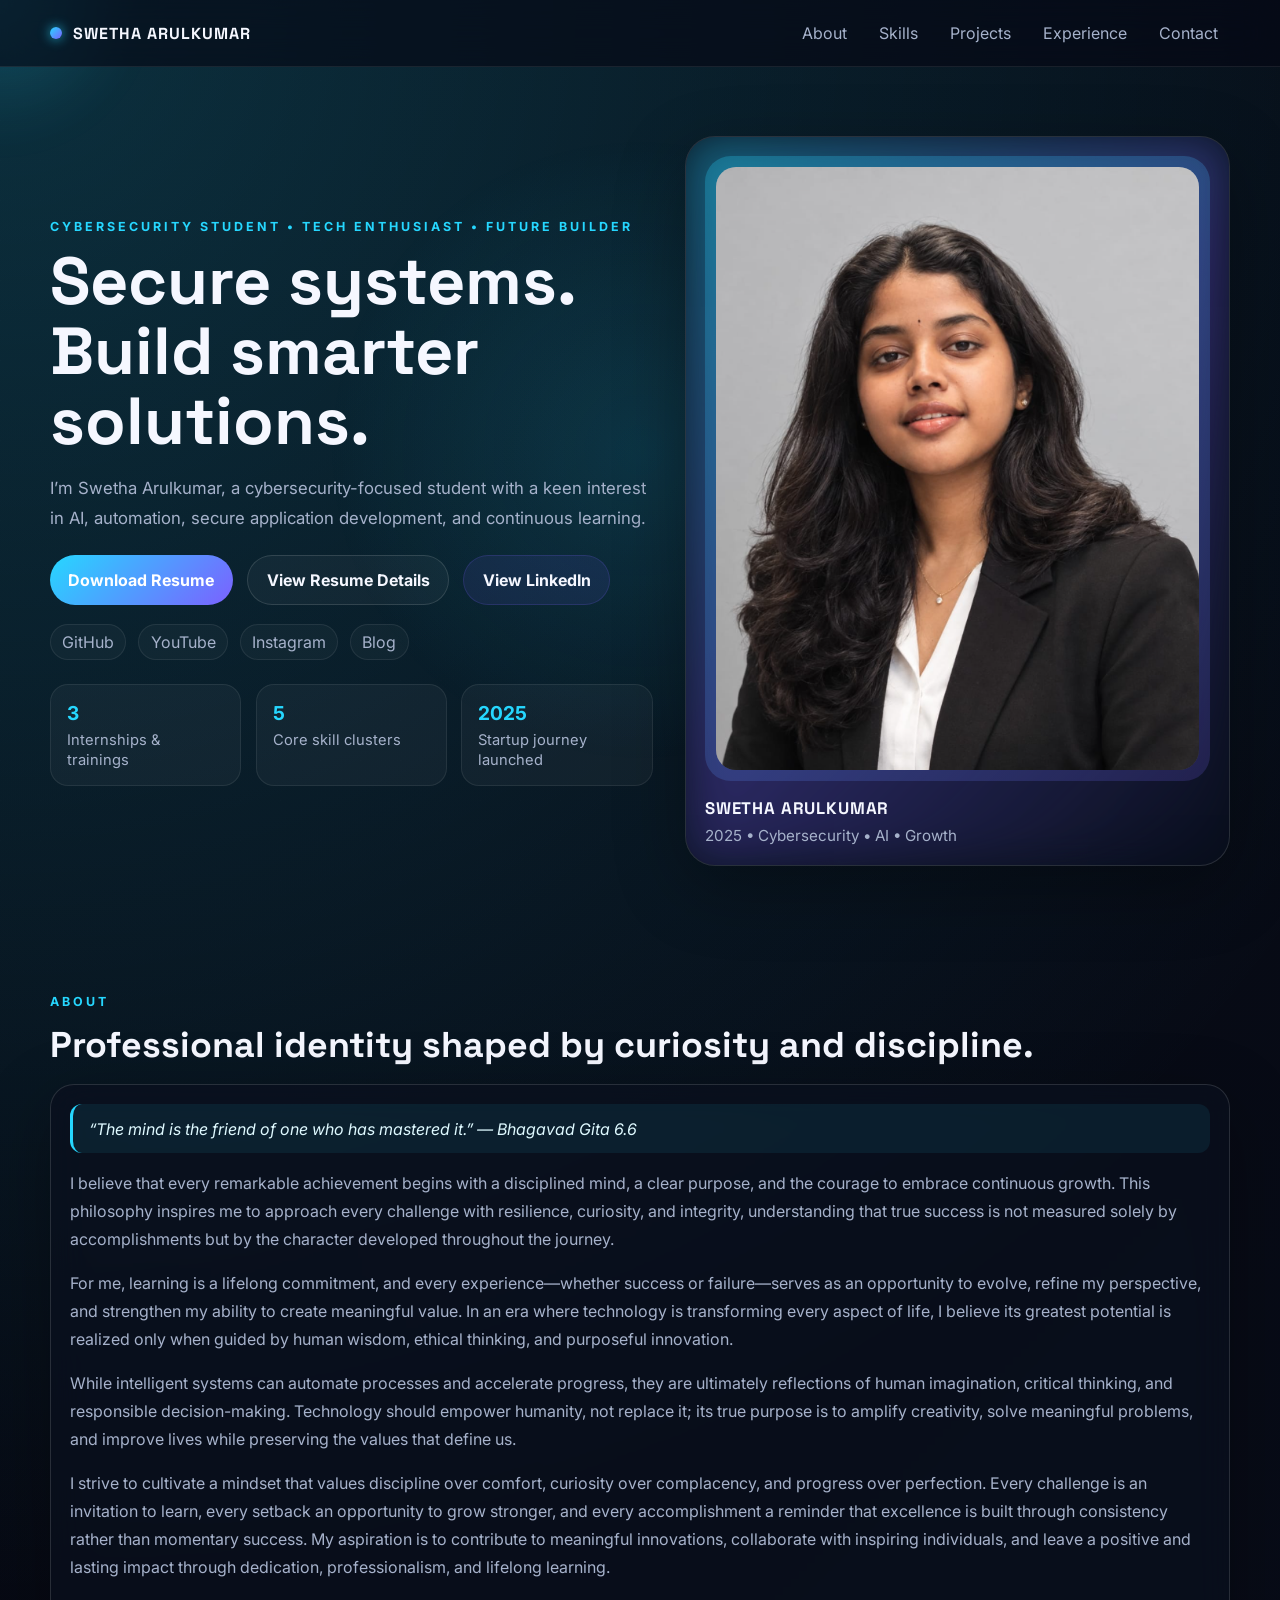
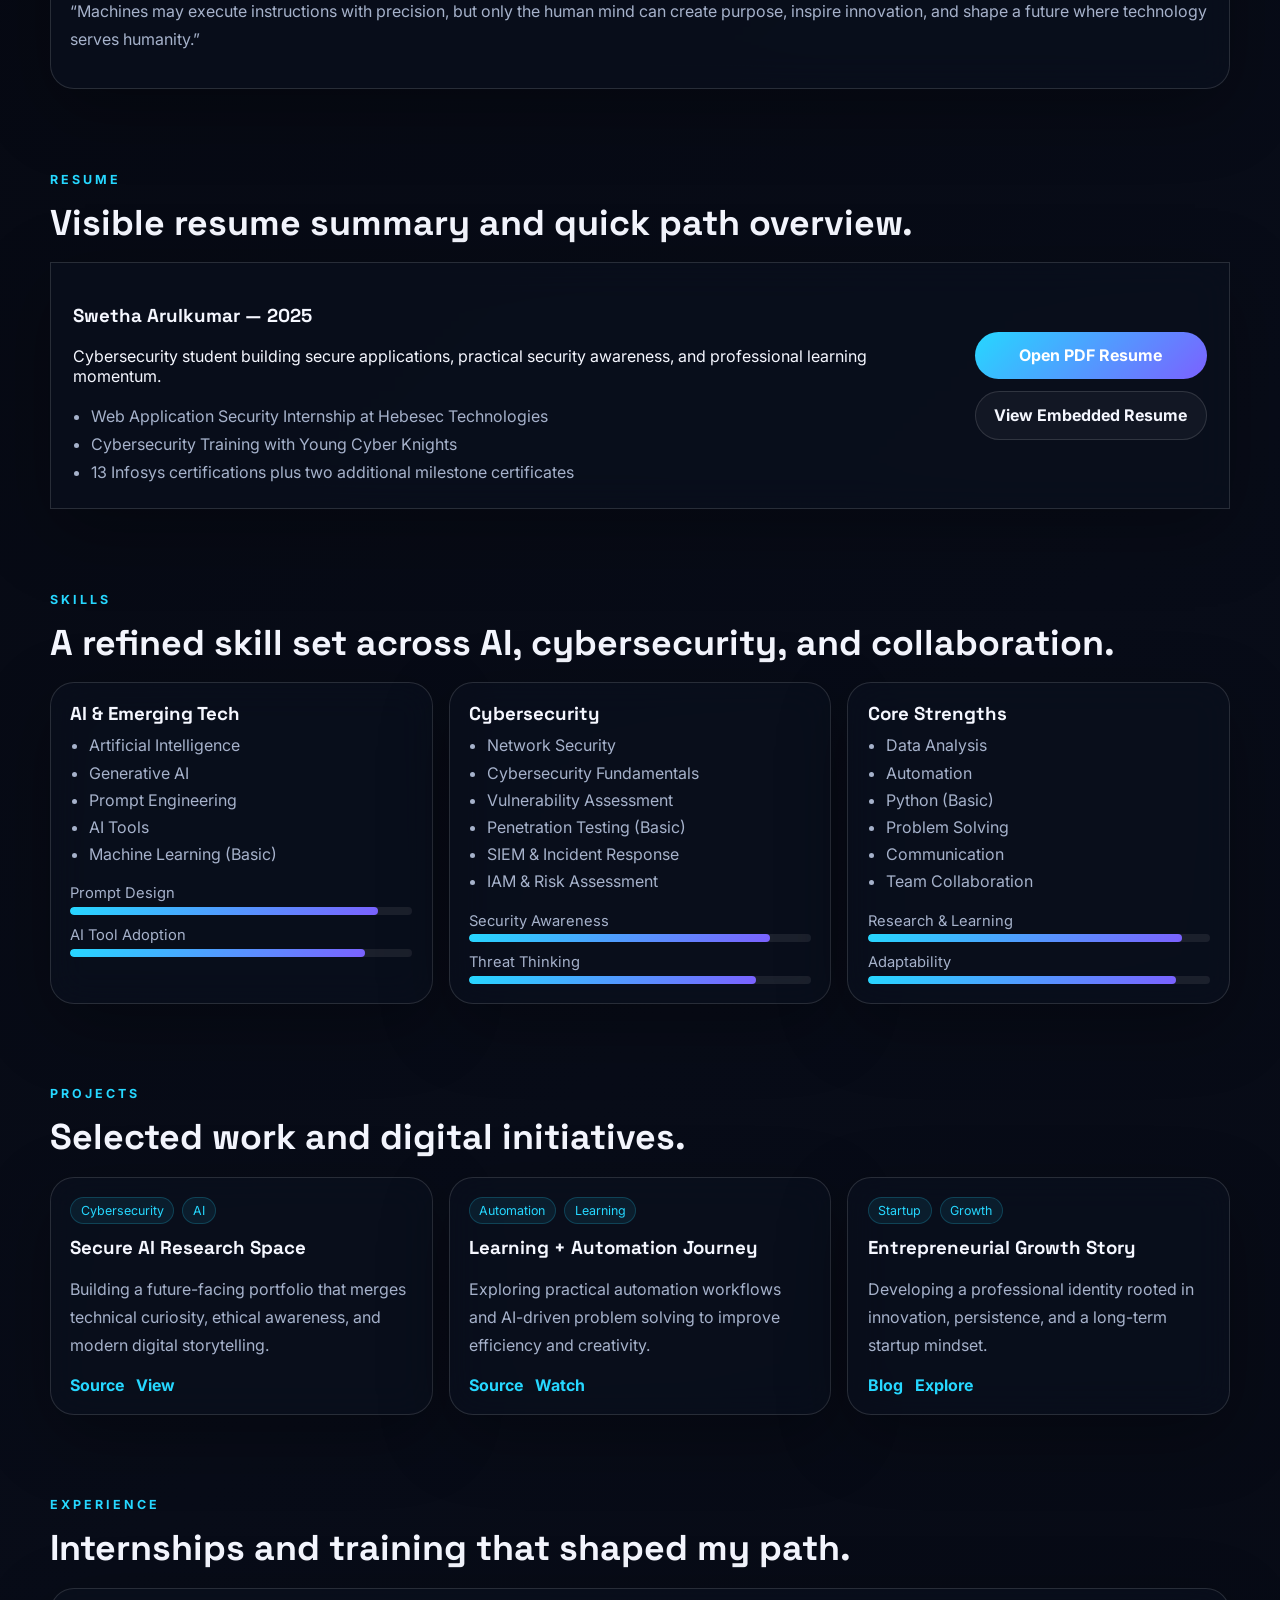
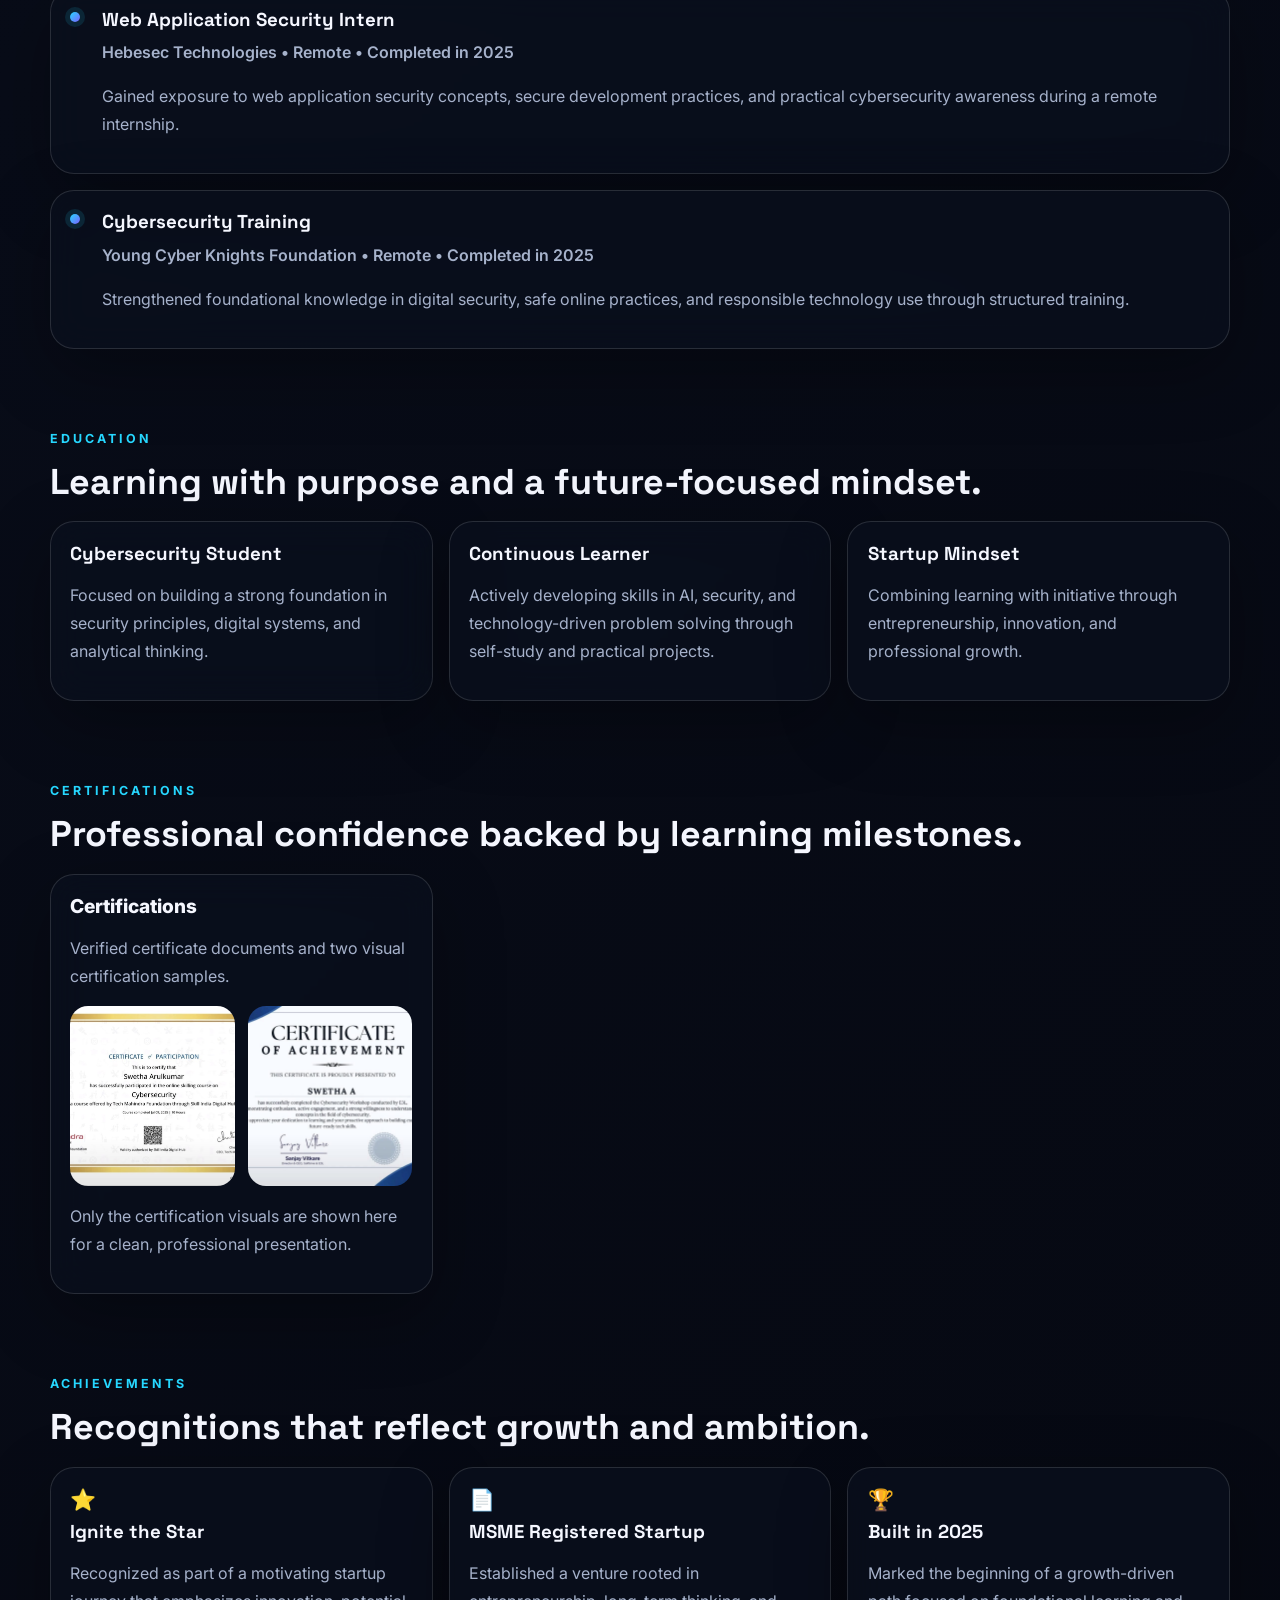
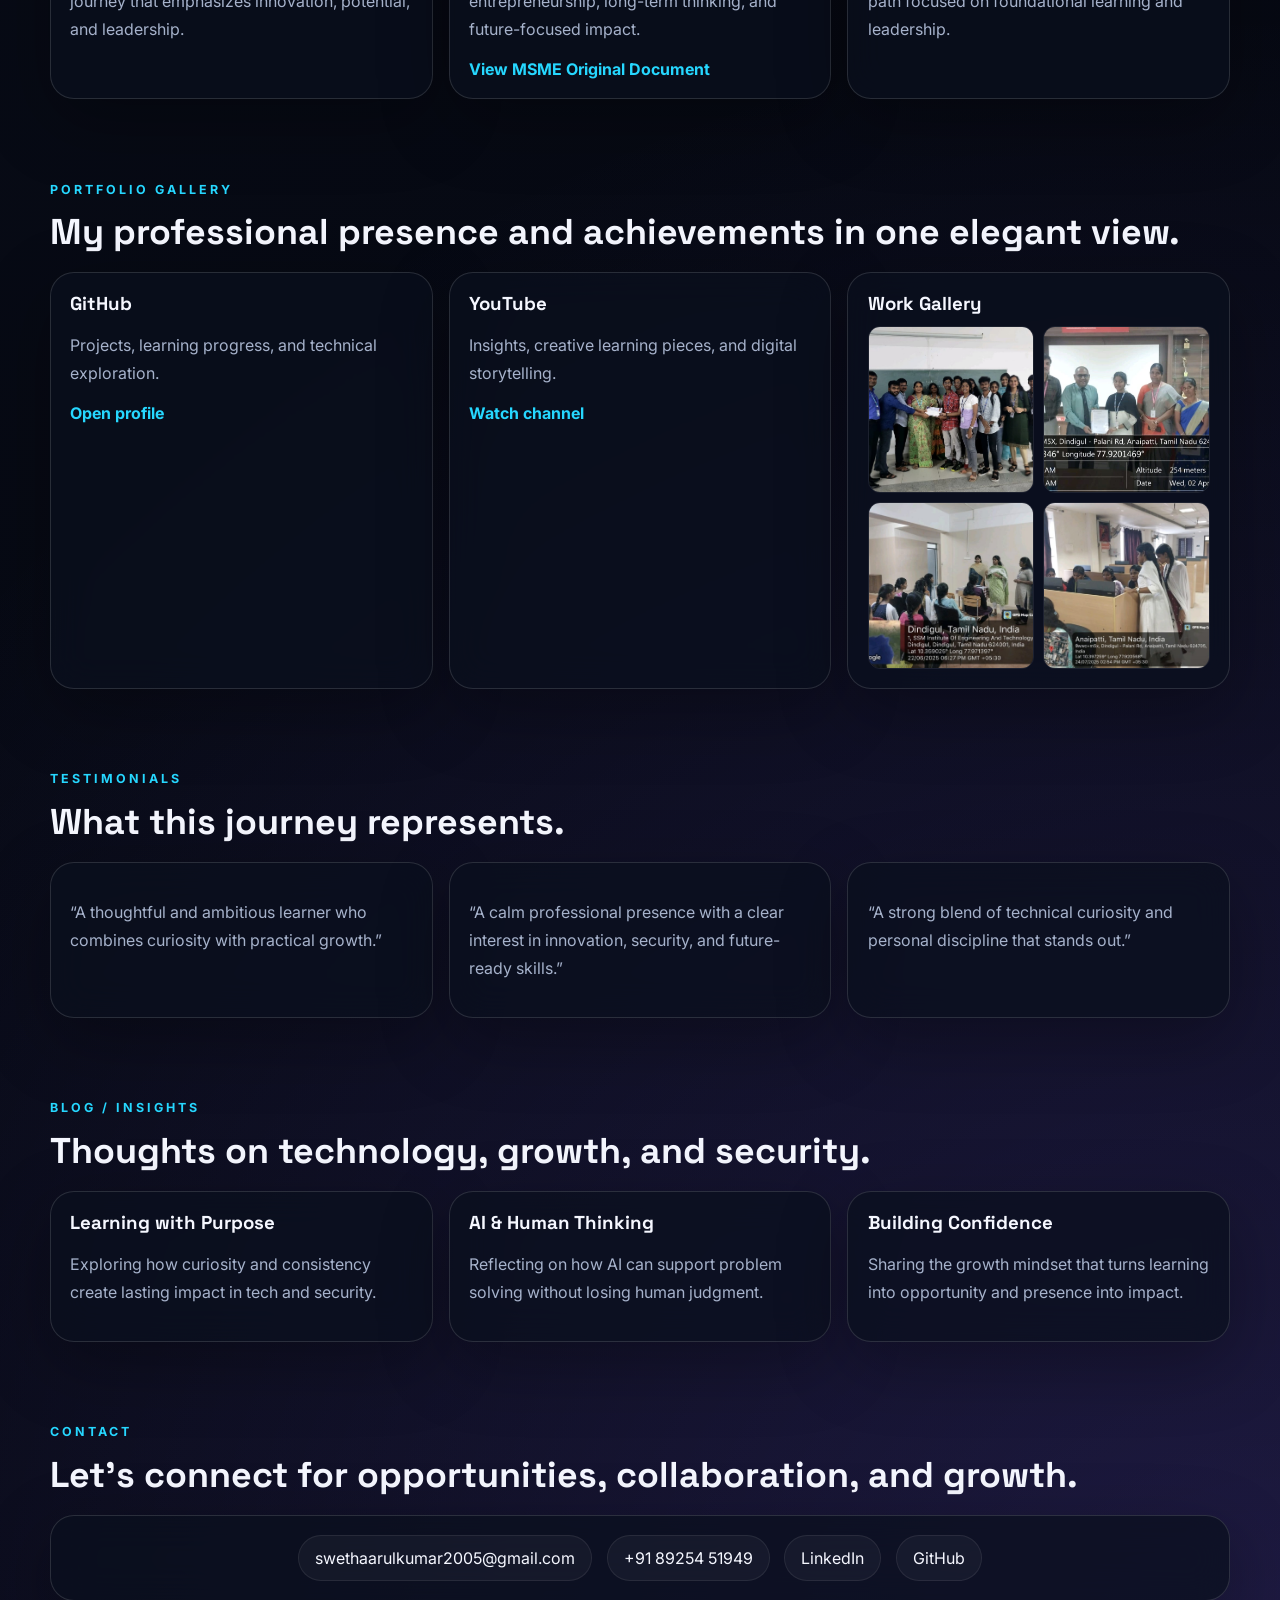
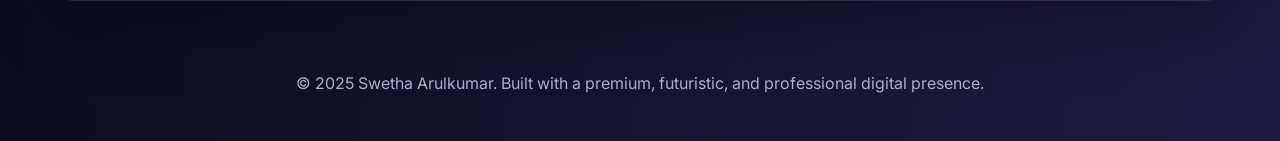
<file: index.html>
<!DOCTYPE html>
<html lang="en">
  <head>
    <meta charset="UTF-8" />
    <meta name="viewport" content="width=device-width, initial-scale=1.0" />
    <title>Swetha Arulkumar | Cybersecurity Portfolio</title>
    <meta
      name="description"
      content="Premium cyber-inspired portfolio for Swetha Arulkumar, showcasing cybersecurity, AI interest, internships, achievements, and professional links."
    />
    <link rel="preconnect" href="https://fonts.googleapis.com" />
    <link rel="preconnect" href="https://fonts.gstatic.com" crossorigin />
    <link
      href="https://fonts.googleapis.com/css2?family=Inter:wght@400;500;600;700;800&family=Space+Grotesk:wght@500;700&display=swap"
      rel="stylesheet"
    />
    <link rel="stylesheet" href="styles.css" />
  </head>
  <body>
    <div class="background-grid" aria-hidden="true"></div>
    <div class="cursor-glow" aria-hidden="true"></div>

    <header class="site-header">
      <nav class="nav" aria-label="Primary navigation">
        <a href="#home" class="brand"><span class="brand-mark"></span>Swetha Arulkumar</a>
        <div class="nav-links">
          <a href="#about">About</a>
          <a href="#skills">Skills</a>
          <a href="#projects">Projects</a>
          <a href="#experience">Experience</a>
          <a href="#contact">Contact</a>
        </div>
      </nav>
    </header>

    <main id="home">
      <section class="hero section">
        <div class="hero-copy">
          <p class="eyebrow">Cybersecurity Student • Tech Enthusiast • Future Builder</p>
          <h1>Secure systems. Build smarter solutions.</h1>
          <p class="lead">
            I’m Swetha Arulkumar, a cybersecurity-focused student with a keen interest in AI, automation, secure application development, and continuous learning.
          </p>
          <div class="hero-actions">
            <a class="btn btn-primary" href="swetha.resume-1-1.pdf" download>Download Resume</a>
            <a class="btn btn-secondary" href="resume.html" target="_blank" rel="noreferrer">View Resume Details</a>
            <a class="btn btn-tertiary" href="https://www.linkedin.com/in/swetha-arulkumar" target="_blank" rel="noreferrer">View LinkedIn</a>
          </div>
          <div class="social-links" aria-label="Social links">
            <a href="https://github.com/swetha15-26/" target="_blank" rel="noreferrer">GitHub</a>
            <a href="https://www.youtube.com/@Swetha-ns-2615" target="_blank" rel="noreferrer">YouTube</a>
            <a href="https://www.instagram.com/sweyy_y_?igsh=MW5mMjY5ajV5b3pzcA==" target="_blank" rel="noreferrer">Instagram</a>
            <a href="https://vaakiyammukiyam.blogspot.com/" target="_blank" rel="noreferrer">Blog</a>
          </div>
          <div class="hero-stats">
            <div class="stat-card">
              <strong data-count="3">0</strong>
              <span>Internships & trainings</span>
            </div>
            <div class="stat-card">
              <strong data-count="5">0</strong>
              <span>Core skill clusters</span>
            </div>
            <div class="stat-card">
              <strong data-count="2025">0</strong>
              <span>Startup journey launched</span>
            </div>
          </div>
        </div>

        <div class="hero-visual">
          <div class="profile-card glass-panel">
            <div class="profile-ring">
              <img src="dp.jpeg" alt="Swetha Arulkumar profile" />
            </div>
            <div class="profile-meta">
              <h3>SWETHA ARULKUMAR</h3>
              <p>2025 • Cybersecurity • AI • Growth</p>
            </div>
          </div>
        </div>
      </section>

      <section class="section reveal" id="about">
        <div class="section-heading">
          <p class="eyebrow">About</p>
          <h2>Professional identity shaped by curiosity and discipline.</h2>
        </div>
        <div class="about-grid">
          <article class="glass-panel about-card">
            <blockquote class="about-quote">
              “The mind is the friend of one who has mastered it.” — Bhagavad Gita 6.6
            </blockquote>
            <p>
              I believe that every remarkable achievement begins with a disciplined mind, a clear purpose, and the courage to embrace continuous growth. This philosophy inspires me to approach every challenge with resilience, curiosity, and integrity, understanding that true success is not measured solely by accomplishments but by the character developed throughout the journey.
            </p>
            <p>
              For me, learning is a lifelong commitment, and every experience—whether success or failure—serves as an opportunity to evolve, refine my perspective, and strengthen my ability to create meaningful value. In an era where technology is transforming every aspect of life, I believe its greatest potential is realized only when guided by human wisdom, ethical thinking, and purposeful innovation.
            </p>
            <p>
              While intelligent systems can automate processes and accelerate progress, they are ultimately reflections of human imagination, critical thinking, and responsible decision-making. Technology should empower humanity, not replace it; its true purpose is to amplify creativity, solve meaningful problems, and improve lives while preserving the values that define us.
            </p>
            <p>
              I strive to cultivate a mindset that values discipline over comfort, curiosity over complacency, and progress over perfection. Every challenge is an invitation to learn, every setback an opportunity to grow stronger, and every accomplishment a reminder that excellence is built through consistency rather than momentary success. My aspiration is to contribute to meaningful innovations, collaborate with inspiring individuals, and leave a positive and lasting impact through dedication, professionalism, and lifelong learning.
            </p>
            <p>
              “Machines may execute instructions with precision, but only the human mind can create purpose, inspire innovation, and shape a future where technology serves humanity.”
            </p>
          </article>
        </div>
      </section>

      <section class="section reveal" id="resume-preview">
        <div class="section-heading">
          <p class="eyebrow">Resume</p>
          <h2>Visible resume summary and quick path overview.</h2>
        </div>
        <div class="glass-panel resume-panel">
          <div class="resume-grid">
            <div>
              <h3>Swetha Arulkumar — 2025</h3>
              <p>Cybersecurity student building secure applications, practical security awareness, and professional learning momentum.</p>
              <ul>
                <li>Web Application Security Internship at Hebesec Technologies</li>
                <li>Cybersecurity Training with Young Cyber Knights</li>
                <li>13 Infosys certifications plus two additional milestone certificates</li>
              </ul>
            </div>
            <div class="resume-actions">
              <a class="btn btn-primary" href="swetha.resume-1-1.pdf" target="_blank" rel="noreferrer">Open PDF Resume</a>
              <a class="btn btn-secondary" href="resume.html" target="_blank" rel="noreferrer">View Embedded Resume</a>
            </div>
          </div>
        </div>
      </section>

      <section class="section reveal" id="skills">
        <div class="section-heading">
          <p class="eyebrow">Skills</p>
          <h2>A refined skill set across AI, cybersecurity, and collaboration.</h2>
        </div>
        <div class="skill-categories">
          <article class="glass-panel skill-card">
            <h3>AI & Emerging Tech</h3>
            <ul>
              <li>Artificial Intelligence</li>
              <li>Generative AI</li>
              <li>Prompt Engineering</li>
              <li>AI Tools</li>
              <li>Machine Learning (Basic)</li>
            </ul>
            <div class="progress-item"><label>Prompt Design</label><div class="bar"><span style="width: 90%"></span></div></div>
            <div class="progress-item"><label>AI Tool Adoption</label><div class="bar"><span style="width: 86%"></span></div></div>
          </article>
          <article class="glass-panel skill-card">
            <h3>Cybersecurity</h3>
            <ul>
              <li>Network Security</li>
              <li>Cybersecurity Fundamentals</li>
              <li>Vulnerability Assessment</li>
              <li>Penetration Testing (Basic)</li>
              <li>SIEM & Incident Response</li>
              <li>IAM & Risk Assessment</li>
            </ul>
            <div class="progress-item"><label>Security Awareness</label><div class="bar"><span style="width: 88%"></span></div></div>
            <div class="progress-item"><label>Threat Thinking</label><div class="bar"><span style="width: 84%"></span></div></div>
          </article>
          <article class="glass-panel skill-card">
            <h3>Core Strengths</h3>
            <ul>
              <li>Data Analysis</li>
              <li>Automation</li>
              <li>Python (Basic)</li>
              <li>Problem Solving</li>
              <li>Communication</li>
              <li>Team Collaboration</li>
            </ul>
            <div class="progress-item"><label>Research & Learning</label><div class="bar"><span style="width: 92%"></span></div></div>
            <div class="progress-item"><label>Adaptability</label><div class="bar"><span style="width: 90%"></span></div></div>
          </article>
        </div>
      </section>

      <section class="section reveal" id="projects">
        <div class="section-heading">
          <p class="eyebrow">Projects</p>
          <h2>Selected work and digital initiatives.</h2>
        </div>
        <div class="card-grid">
          <article class="glass-panel project-card">
            <div class="card-top"><span class="pill">Cybersecurity</span><span class="pill">AI</span></div>
            <h3>Secure AI Research Space</h3>
            <p>Building a future-facing portfolio that merges technical curiosity, ethical awareness, and modern digital storytelling.</p>
            <div class="card-actions">
              <a href="https://github.com/swetha15-26/" target="_blank" rel="noreferrer">Source</a>
              <a href="https://www.linkedin.com/in/swetha-arulkumar" target="_blank" rel="noreferrer">View</a>
            </div>
          </article>
          <article class="glass-panel project-card">
            <div class="card-top"><span class="pill">Automation</span><span class="pill">Learning</span></div>
            <h3>Learning + Automation Journey</h3>
            <p>Exploring practical automation workflows and AI-driven problem solving to improve efficiency and creativity.</p>
            <div class="card-actions">
              <a href="https://github.com/swetha15-26/" target="_blank" rel="noreferrer">Source</a>
              <a href="https://www.youtube.com/@Swetha-ns-2615" target="_blank" rel="noreferrer">Watch</a>
            </div>
          </article>
          <article class="glass-panel project-card">
            <div class="card-top"><span class="pill">Startup</span><span class="pill">Growth</span></div>
            <h3>Entrepreneurial Growth Story</h3>
            <p>Developing a professional identity rooted in innovation, persistence, and a long-term startup mindset.</p>
            <div class="card-actions">
              <a href="https://vaakiyammukiyam.blogspot.com/" target="_blank" rel="noreferrer">Blog</a>
              <a href="https://www.instagram.com/sweyy_y_?igsh=MW5mMjY5ajV5b3pzcA==" target="_blank" rel="noreferrer">Explore</a>
            </div>
          </article>
        </div>
      </section>

      <section class="section reveal" id="experience">
        <div class="section-heading">
          <p class="eyebrow">Experience</p>
          <h2>Internships and training that shaped my path.</h2>
        </div>
        <div class="timeline">
          <article class="glass-panel timeline-item">
            <h3>Web Application Security Intern</h3>
            <p class="timeline-meta">Hebesec Technologies • Remote • Completed in 2025</p>
            <p>Gained exposure to web application security concepts, secure development practices, and practical cybersecurity awareness during a remote internship.</p>
          </article>
          <article class="glass-panel timeline-item">
            <h3>Cybersecurity Training</h3>
            <p class="timeline-meta">Young Cyber Knights Foundation • Remote • Completed in 2025</p>
            <p>Strengthened foundational knowledge in digital security, safe online practices, and responsible technology use through structured training.</p>
          </article>
        </div>
      </section>

      <section class="section reveal" id="education">
        <div class="section-heading">
          <p class="eyebrow">Education</p>
          <h2>Learning with purpose and a future-focused mindset.</h2>
        </div>
        <div class="card-grid">
          <article class="glass-panel project-card">
            <h3>Cybersecurity Student</h3>
            <p>Focused on building a strong foundation in security principles, digital systems, and analytical thinking.</p>
          </article>
          <article class="glass-panel project-card">
            <h3>Continuous Learner</h3>
            <p>Actively developing skills in AI, security, and technology-driven problem solving through self-study and practical projects.</p>
          </article>
          <article class="glass-panel project-card">
            <h3>Startup Mindset</h3>
            <p>Combining learning with initiative through entrepreneurship, innovation, and professional growth.</p>
          </article>
        </div>
      </section>

      <section class="section reveal" id="certifications">
        <div class="section-heading">
          <p class="eyebrow">Certifications</p>
          <h2>Professional confidence backed by learning milestones.</h2>
        </div>
        <div class="card-grid">
          <article class="glass-panel project-card cert-summary-card">
            <div class="cert-summary-heading">Certifications</div>
            <p class="cert-text">Verified certificate documents and two visual certification samples.</p>
            <div class="cert-image-grid">
              <img src="c1.jpeg" alt="Certification image 1" />
              <img src="c2.jpeg" alt="Certification image 2" />
            </div>
            <p class="cert-text">Only the certification visuals are shown here for a clean, professional presentation.</p>
          </article>
        </div>
      </section>

      <section class="section reveal" id="achievements">
        <div class="section-heading">
          <p class="eyebrow">Achievements</p>
          <h2>Recognitions that reflect growth and ambition.</h2>
        </div>
        <div class="card-grid">
          <article class="glass-panel project-card">
            <div class="badge-icon">⭐</div>
            <h3>Ignite the Star</h3>
            <p>Recognized as part of a motivating startup journey that emphasizes innovation, potential, and leadership.</p>
          </article>
          <article class="glass-panel project-card">
            <div class="badge-icon">📄</div>
            <h3>MSME Registered Startup</h3>
            <p>Established a venture rooted in entrepreneurship, long-term thinking, and future-focused impact.</p>
            <a class="inline-link" href="Udyam Registration Certificate.pdf" target="_blank" rel="noreferrer">View MSME Original Document</a>
          </article>
          <article class="glass-panel project-card">
            <div class="badge-icon">🏆</div>
            <h3>Built in 2025</h3>
            <p>Marked the beginning of a growth-driven path focused on foundational learning and leadership.</p>
          </article>
        </div>
      </section>

      <section class="section reveal" id="gallery">
        <div class="section-heading">
          <p class="eyebrow">Portfolio Gallery</p>
          <h2>My professional presence and achievements in one elegant view.</h2>
        </div>
        <div class="card-grid">
          <article class="glass-panel project-card">
            <h3>GitHub</h3>
            <p>Projects, learning progress, and technical exploration.</p>
            <a class="inline-link" href="https://github.com/swetha15-26/" target="_blank" rel="noreferrer">Open profile</a>
          </article>
          <article class="glass-panel project-card">
            <h3>YouTube</h3>
            <p>Insights, creative learning pieces, and digital storytelling.</p>
            <a class="inline-link" href="https://www.youtube.com/@Swetha-ns-2615" target="_blank" rel="noreferrer">Watch channel</a>
          </article>
          <article class="glass-panel project-card gallery-highlight">
            <h3>Work Gallery</h3>
            <div class="gallery-strip">
              <img src="1.jpeg" alt="Work sample 1" />
              <img src="2.jpeg" alt="Work sample 2" />
              <img src="3.jpeg" alt="Work sample 3" />
              <img src="4.jpeg" alt="Work sample 4" />
            </div>
          </article>
        </div>
      </section>

      <section class="section reveal" id="testimonials">
        <div class="section-heading">
          <p class="eyebrow">Testimonials</p>
          <h2>What this journey represents.</h2>
        </div>
        <div class="card-grid">
          <article class="glass-panel project-card">
            <p>“A thoughtful and ambitious learner who combines curiosity with practical growth.”</p>
          </article>
          <article class="glass-panel project-card">
            <p>“A calm professional presence with a clear interest in innovation, security, and future-ready skills.”</p>
          </article>
          <article class="glass-panel project-card">
            <p>“A strong blend of technical curiosity and personal discipline that stands out.”</p>
          </article>
        </div>
      </section>

      <section class="section reveal" id="insights">
        <div class="section-heading">
          <p class="eyebrow">Blog / Insights</p>
          <h2>Thoughts on technology, growth, and security.</h2>
        </div>
        <div class="card-grid">
          <article class="glass-panel project-card">
            <h3>Learning with Purpose</h3>
            <p>Exploring how curiosity and consistency create lasting impact in tech and security.</p>
          </article>
          <article class="glass-panel project-card">
            <h3>AI & Human Thinking</h3>
            <p>Reflecting on how AI can support problem solving without losing human judgment.</p>
          </article>
          <article class="glass-panel project-card">
            <h3>Building Confidence</h3>
            <p>Sharing the growth mindset that turns learning into opportunity and presence into impact.</p>
          </article>
        </div>
      </section>

      <section class="section reveal" id="contact">
        <div class="section-heading">
          <p class="eyebrow">Contact</p>
          <h2>Let’s connect for opportunities, collaboration, and growth.</h2>
        </div>
        <div class="glass-panel contact-card">
          <div class="contact-links">
            <a href="mailto:swethaarulkumar2005@gmail.com">swethaarulkumar2005@gmail.com</a>
            <a href="tel:+918925451949">+91 89254 51949</a>
            <a href="https://www.linkedin.com/in/swetha-arulkumar" target="_blank" rel="noreferrer">LinkedIn</a>
            <a href="https://github.com/swetha15-26/" target="_blank" rel="noreferrer">GitHub</a>
          </div>
        </div>
      </section>
    </main>

    <footer>
      <p>© 2025 Swetha Arulkumar. Built with a premium, futuristic, and professional digital presence.</p>
    </footer>

    <script src="script.js"></script>
  </body>
</html>
</file>
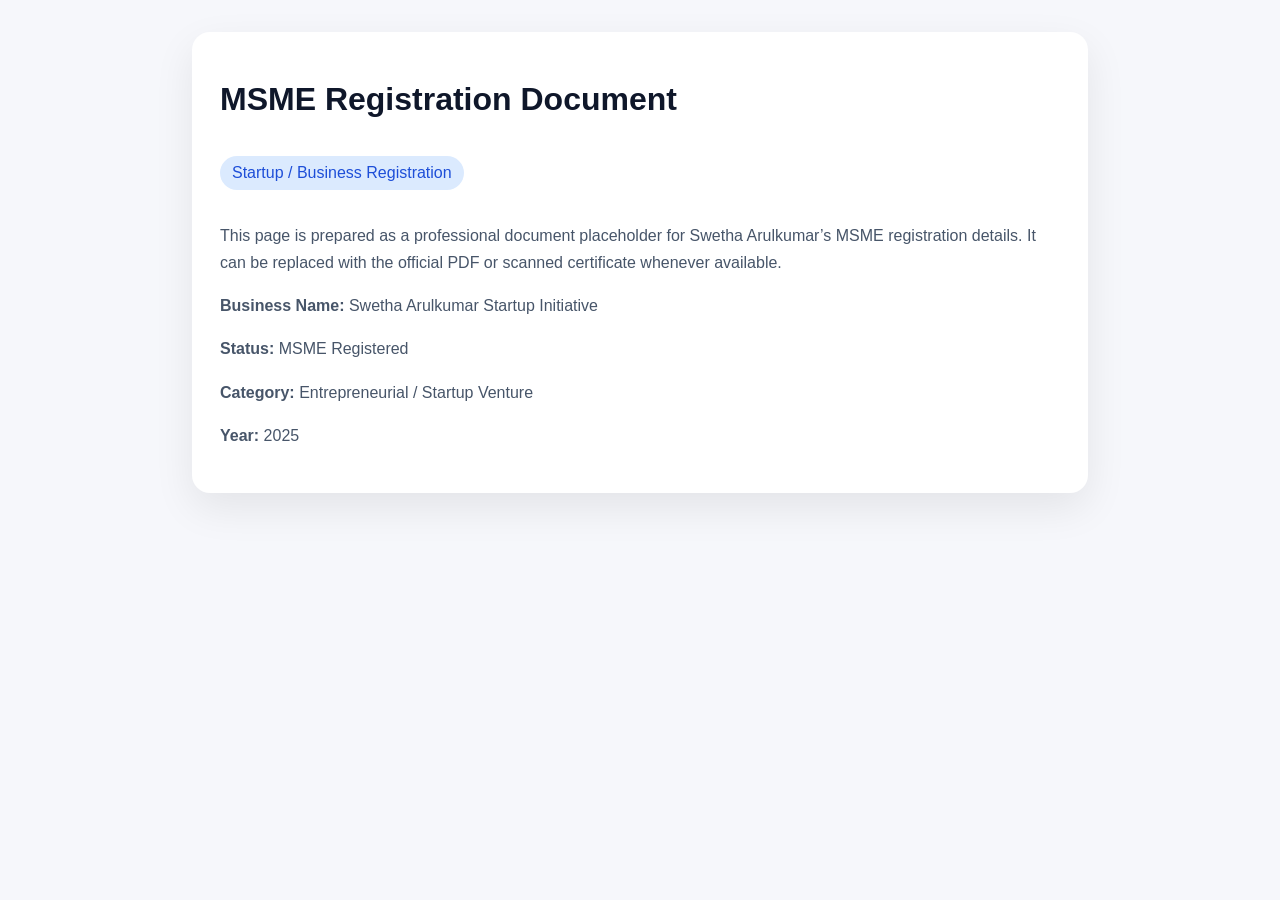
<file: msme-document.html>
<!DOCTYPE html>
<html lang="en">
  <head>
    <meta charset="UTF-8" />
    <meta name="viewport" content="width=device-width, initial-scale=1.0" />
    <title>MSME Document | Swetha Arulkumar</title>
    <style>
      body { margin: 0; font-family: Arial, sans-serif; background: #f6f7fb; color: #14213d; }
      .doc { max-width: 840px; margin: 32px auto; background: white; border-radius: 18px; padding: 28px; box-shadow: 0 15px 40px rgba(0,0,0,0.08); }
      h1 { color: #0f172a; }
      .meta { color: #475569; line-height: 1.7; }
      .badge { display: inline-block; padding: 8px 12px; background: #dbeafe; color: #1d4ed8; border-radius: 999px; }
    </style>
  </head>
  <body>
    <div class="doc">
      <h1>MSME Registration Document</h1>
      <p class="badge">Startup / Business Registration</p>
      <p class="meta">This page is prepared as a professional document placeholder for Swetha Arulkumar’s MSME registration details. It can be replaced with the official PDF or scanned certificate whenever available.</p>
      <p class="meta"><strong>Business Name:</strong> Swetha Arulkumar Startup Initiative</p>
      <p class="meta"><strong>Status:</strong> MSME Registered</p>
      <p class="meta"><strong>Category:</strong> Entrepreneurial / Startup Venture</p>
      <p class="meta"><strong>Year:</strong> 2025</p>
    </div>
  </body>
</html>
</file>
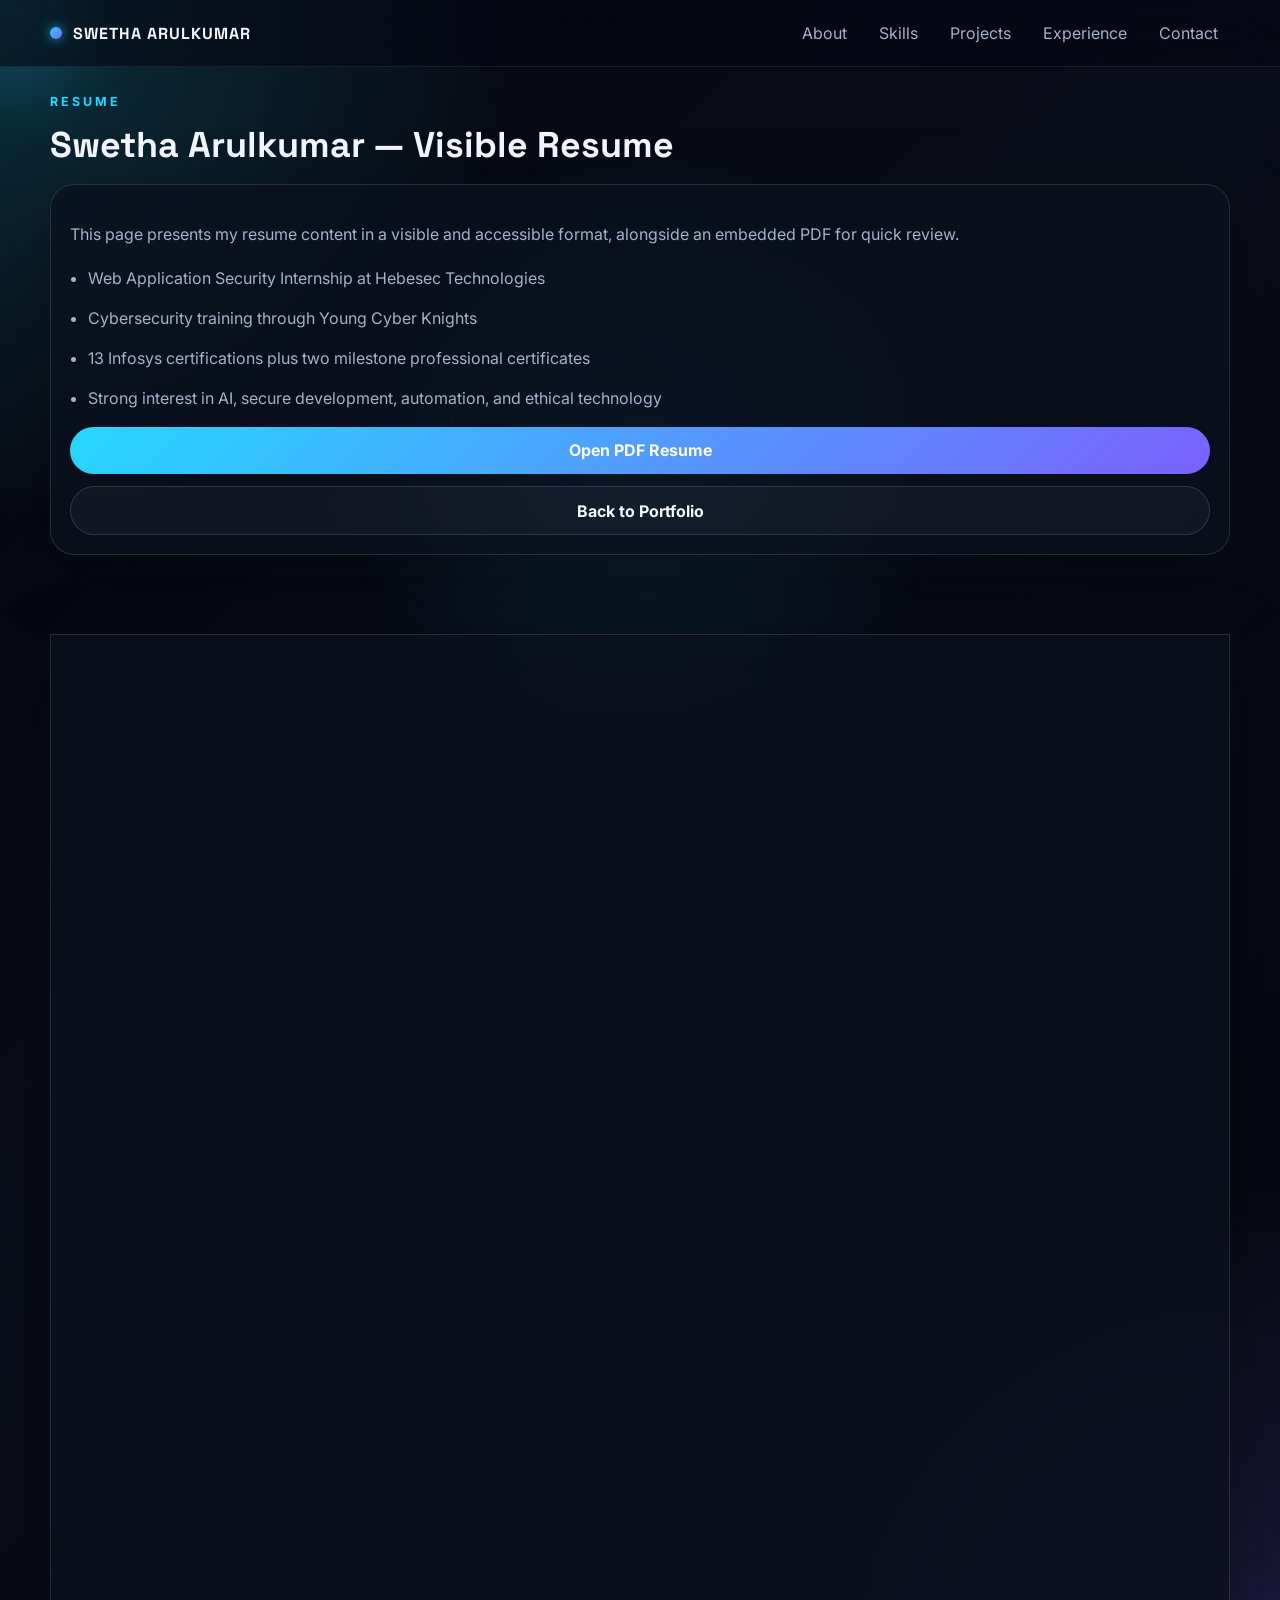
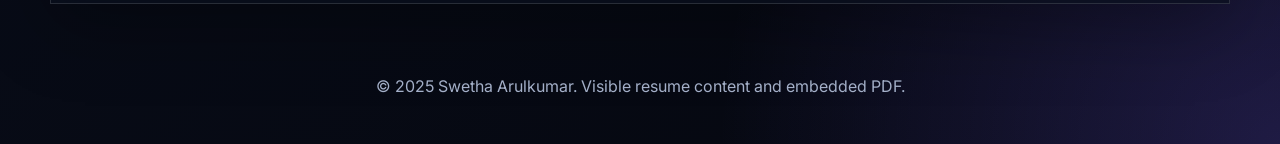
<file: resume.html>
<!DOCTYPE html>
<html lang="en">
  <head>
    <meta charset="UTF-8" />
    <meta name="viewport" content="width=device-width, initial-scale=1.0" />
    <title>Swetha Arulkumar | Resume</title>
    <meta
      name="description"
      content="Visible resume page for Swetha Arulkumar with embedded PDF and key experience highlights."
    />
    <link rel="preconnect" href="https://fonts.googleapis.com" />
    <link rel="preconnect" href="https://fonts.gstatic.com" crossorigin />
    <link
      href="https://fonts.googleapis.com/css2?family=Inter:wght@400;500;600;700;800&family=Space+Grotesk:wght@500;700&display=swap"
      rel="stylesheet"
    />
    <link rel="stylesheet" href="styles.css" />
  </head>
  <body>
    <div class="background-grid" aria-hidden="true"></div>
    <div class="cursor-glow" aria-hidden="true"></div>

    <header class="site-header">
      <nav class="nav" aria-label="Primary navigation">
        <a href="index.html" class="brand"><span class="brand-mark"></span>Swetha Arulkumar</a>
        <div class="nav-links">
          <a href="index.html#about">About</a>
          <a href="index.html#skills">Skills</a>
          <a href="index.html#projects">Projects</a>
          <a href="index.html#experience">Experience</a>
          <a href="index.html#contact">Contact</a>
        </div>
      </nav>
    </header>

    <main id="home">
      <section class="section">
        <div class="section-heading">
          <p class="eyebrow">Resume</p>
          <h2>Swetha Arulkumar — Visible Resume</h2>
        </div>
        <div class="about-grid">
          <article class="glass-panel about-card">
            <p>
              This page presents my resume content in a visible and accessible format, alongside an embedded PDF for quick review.
            </p>
            <ul class="cert-list">
              <li>Web Application Security Internship at Hebesec Technologies</li>
              <li>Cybersecurity training through Young Cyber Knights</li>
              <li>13 Infosys certifications plus two milestone professional certificates</li>
              <li>Strong interest in AI, secure development, automation, and ethical technology</li>
            </ul>
            <div class="resume-actions">
              <a class="btn btn-primary" href="swetha.resume-1-1.pdf" target="_blank" rel="noreferrer">Open PDF Resume</a>
              <a class="btn btn-secondary" href="index.html" rel="noreferrer">Back to Portfolio</a>
            </div>
          </article>
        </div>
      </section>

      <section class="section">
        <div class="glass-panel resume-panel">
          <iframe
            src="swetha.resume-1-1.pdf"
            width="100%"
            height="920"
            title="Swetha Arulkumar Resume"
            style="border: none; border-radius: 24px;"
          >
            <p>If your browser cannot display the resume, you can <a href="swetha.resume-1-1.pdf" target="_blank" rel="noreferrer">download it here</a>.</p>
          </iframe>
        </div>
      </section>
    </main>

    <footer>
      <p>© 2025 Swetha Arulkumar. Visible resume content and embedded PDF.</p>
    </footer>

    <script src="script.js"></script>
  </body>
</html>
</file>
<file: styles.css>
:root {
  --bg: #060814;
  --panel: rgba(10, 16, 30, 0.72);
  --panel-strong: rgba(15, 22, 40, 0.9);
  --text: #f5f7ff;
  --muted: #a6b2cb;
  --accent: #26d7ff;
  --accent-2: #7b61ff;
  --accent-3: #4de8c2;
  --border: rgba(255, 255, 255, 0.13);
  --shadow: 0 22px 70px rgba(0, 0, 0, 0.3);
}

* {
  box-sizing: border-box;
}

html {
  scroll-behavior: smooth;
}

body {
  margin: 0;
  font-family: "Inter", sans-serif;
  color: var(--text);
  background: radial-gradient(circle at top left, rgba(38, 215, 255, 0.2), transparent 24%),
    radial-gradient(circle at bottom right, rgba(123, 97, 255, 0.22), transparent 26%),
    linear-gradient(135deg, #05070f 0%, #080c18 42%, #05070f 100%);
  overflow-x: hidden;
  min-height: 100vh;
}

img {
  max-width: 100%;
  display: block;
}

body::before {
  content: "";
  position: fixed;
  inset: 0;
  background-image: linear-gradient(rgba(255,255,255,0.035) 1px, transparent 1px), linear-gradient(90deg, rgba(255,255,255,0.035) 1px, transparent 1px);
  background-size: 40px 40px;
  opacity: 0.18;
  pointer-events: none;
  z-index: -3;
}

.background-grid {
  position: fixed;
  inset: 0;
  background: radial-gradient(circle at center, rgba(38, 215, 255, 0.12), transparent 40%);
  pointer-events: none;
  z-index: -2;
}

.cursor-glow {
  position: fixed;
  width: 280px;
  height: 280px;
  border-radius: 50%;
  background: radial-gradient(circle, rgba(38, 215, 255, 0.2), transparent 70%);
  filter: blur(20px);
  pointer-events: none;
  z-index: -1;
  transform: translate(-50%, -50%);
}

.site-header {
  position: sticky;
  top: 0;
  z-index: 50;
  backdrop-filter: blur(18px);
  background: rgba(6, 8, 20, 0.62);
  border-bottom: 1px solid rgba(255, 255, 255, 0.08);
}

.nav,
.section,
footer {
  width: min(1180px, calc(100% - 2rem));
  margin: 0 auto;
}

.nav {
  display: flex;
  align-items: center;
  justify-content: space-between;
  padding: 1rem 0;
}

.brand {
  display: inline-flex;
  align-items: center;
  gap: 0.7rem;
  color: var(--text);
  text-decoration: none;
  font-family: "Space Grotesk", sans-serif;
  font-weight: 700;
  letter-spacing: 0.06em;
  text-transform: uppercase;
}

.brand-mark {
  width: 12px;
  height: 12px;
  border-radius: 50%;
  background: linear-gradient(135deg, var(--accent), var(--accent-2));
  box-shadow: 0 0 12px rgba(38, 215, 255, 0.8);
}

.nav-links {
  display: flex;
  flex-wrap: wrap;
  gap: 0.5rem;
}

.nav-links a {
  color: var(--muted);
  text-decoration: none;
  padding: 0.45rem 0.75rem;
  border-radius: 999px;
  transition: background 180ms ease, color 180ms ease;
}

.nav-links a:hover {
  background: rgba(255, 255, 255, 0.08);
  color: var(--text);
}

.hero {
  min-height: 100vh;
  display: grid;
  grid-template-columns: 1.05fr 0.95fr;
  align-items: center;
  gap: 2rem;
  padding: 4rem 0 3rem;
}

.eyebrow {
  display: inline-block;
  margin: 0 0 0.8rem;
  color: var(--accent);
  text-transform: uppercase;
  letter-spacing: 0.24em;
  font-size: 0.78rem;
  font-weight: 700;
}

h1,
h2,
h3 {
  font-family: "Space Grotesk", sans-serif;
}

.hero h1 {
  margin: 0;
  font-size: clamp(2.5rem, 5.2vw, 4.4rem);
  line-height: 1.05;
  max-width: 640px;
}

.lead {
  color: var(--muted);
  font-size: 1.05rem;
  line-height: 1.8;
  max-width: 650px;
  margin: 1rem 0 0;
}

.hero-actions {
  display: flex;
  flex-wrap: wrap;
  gap: 0.9rem;
  margin-top: 1.4rem;
}

.btn {
  display: inline-flex;
  align-items: center;
  justify-content: center;
  padding: 0.85rem 1.15rem;
  border-radius: 999px;
  text-decoration: none;
  font-weight: 700;
  transition: transform 180ms ease, box-shadow 180ms ease, border-color 180ms ease;
}

.btn:hover {
  transform: translateY(-2px);
  box-shadow: 0 12px 25px rgba(38, 215, 255, 0.16);
}

.btn-primary {
  color: white;
  background: linear-gradient(135deg, var(--accent), var(--accent-2));
}

.btn-secondary {
  color: var(--text);
  border: 1px solid var(--border);
  background: rgba(255, 255, 255, 0.04);
}

.btn-tertiary {
  color: var(--text);
  border: 1px solid rgba(123, 97, 255, 0.18);
  background: rgba(123, 97, 255, 0.1);
}

.social-links {
  display: flex;
  flex-wrap: wrap;
  gap: 0.75rem;
  margin-top: 1.2rem;
}

.social-links a {
  color: var(--muted);
  text-decoration: none;
  padding: 0.45rem 0.7rem;
  border-radius: 999px;
  border: 1px solid rgba(255,255,255,0.08);
  background: rgba(255,255,255,0.03);
}

.hero-stats {
  display: grid;
  grid-template-columns: repeat(3, minmax(0, 1fr));
  gap: 0.9rem;
  margin-top: 1.5rem;
  max-width: 660px;
}

.stat-card {
  background: rgba(255,255,255,0.04);
  border: 1px solid rgba(255,255,255,0.08);
  border-radius: 18px;
  padding: 1rem;
}

.stat-card strong {
  display: block;
  font-size: 1.2rem;
  color: var(--accent);
  margin-bottom: 0.25rem;
}

.stat-card span {
  color: var(--muted);
  font-size: 0.92rem;
}

.glass-panel {
  background: var(--panel);
  border: 1px solid var(--border);
  box-shadow: var(--shadow);
  backdrop-filter: blur(18px);
}

.profile-card {
  position: relative;
  padding: 1.2rem;
  border-radius: 30px;
  overflow: hidden;
}

.profile-card::before {
  content: "";
  position: absolute;
  inset: -2px;
  background: linear-gradient(135deg, rgba(38, 215, 255, 0.6), rgba(123, 97, 255, 0.45), transparent);
  filter: blur(25px);
  z-index: -1;
  opacity: 0.7;
}

.profile-ring {
  border-radius: 26px;
  padding: 0.7rem;
  background: linear-gradient(145deg, rgba(38, 215, 255, 0.25), rgba(123, 97, 255, 0.18));
}

.profile-ring img {
  width: 100%;
  aspect-ratio: 4 / 5;
  object-fit: cover;
  border-radius: 20px;
  box-shadow: inset 0 0 0 1px rgba(255,255,255,0.12);
}

.profile-meta {
  margin-top: 1rem;
}

.tag {
  margin: 0 0 0.8rem;
  color: var(--accent-3);
  font-weight: 700;
}

.signal-row {
  display: flex;
  flex-wrap: wrap;
  gap: 0.6rem;
}

.signal-row span {
  padding: 0.4rem 0.7rem;
  border-radius: 999px;
  font-size: 0.84rem;
  color: var(--text);
  background: rgba(255,255,255,0.06);
  border: 1px solid rgba(255,255,255,0.07);
}

.section {
  padding: 1.4rem 0 3.5rem;
}

.section-heading {
  margin-bottom: 1.1rem;
}

.section-heading h2 {
  margin: 0;
  font-size: clamp(1.45rem, 2.8vw, 2.3rem);
  color: var(--text);
}

.about-grid,
.card-grid,
.skill-categories {
  display: grid;
  gap: 1rem;
}

.about-grid {
  grid-template-columns: 1fr;
}

.about-card,
.mini-card,
.project-card,
.skill-card,
.timeline-item,
.contact-card {
  border-radius: 24px;
  padding: 1.2rem;
}

.about-card p,
.project-card p,
.timeline-item p,
.mini-card p {
  color: var(--muted);
  line-height: 1.75;
}

.about-quote {
  margin: 0 0 0.9rem;
  padding: 0.9rem 1rem;
  border-left: 3px solid var(--accent);
  border-radius: 12px;
  background: rgba(38, 215, 255, 0.08);
  color: #dff9ff;
  font-style: italic;
}

.badge-icon {
  font-size: 1.3rem;
  margin-bottom: 0.5rem;
}

.cert-card {
  display: block;
  padding: 0.7rem;
  text-decoration: none;
}

.cert-card img {
  width: 100%;
  max-height: 160px;
  object-fit: cover;
  border-radius: 16px;
  border: 1px solid rgba(255,255,255,0.08);
}

.gallery-strip {
  display: grid;
  grid-template-columns: repeat(2, minmax(0, 1fr));
  gap: 0.6rem;
  margin-top: 0.7rem;
}

.gallery-strip img {
  width: 100%;
  border-radius: 12px;
  border: 1px solid rgba(255,255,255,0.08);
  object-fit: cover;
  aspect-ratio: 1;
}

.cert-info {
  display: flex;
  flex-direction: column;
  justify-content: space-between;
}

.cert-title {
  font-size: 1.05rem;
  font-weight: 700;
  margin-bottom: 0.75rem;
  color: var(--text);
}

.cert-badge {
  display: inline-flex;
  align-items: center;
  justify-content: center;
  padding: 0.65rem 0.95rem;
  border-radius: 999px;
  background: rgba(38, 215, 255, 0.16);
  color: var(--accent);
  font-weight: 700;
  margin-top: 1rem;
  width: fit-content;
}

.cert-summary-card {
  min-height: 310px;
}

.cert-summary-heading {
  font-size: 1.2rem;
  font-weight: 800;
  margin-bottom: 0.9rem;
  color: var(--text);
}

.cert-list {
  margin: 1rem 0 0.9rem;
  padding-left: 1.1rem;
  color: var(--muted);
  line-height: 1.75;
}

.cert-list li {
  margin-bottom: 0.75rem;
}

.cert-file-card img {
  width: 100%;
  border-radius: 18px;
  object-fit: cover;
  margin-bottom: 1rem;
}

.cert-text {
  color: var(--muted);
  margin-bottom: 1rem;
}

.cert-file-list {
  list-style: none;
  padding: 0;
  margin: 1rem 0 0;
  max-height: 220px;
  overflow-y: auto;
}

.cert-file-list li {
  margin-bottom: 0.7rem;
}

.cert-file-list a {
  color: var(--accent);
  text-decoration: none;
}

.cert-image-grid {
  display: grid;
  grid-template-columns: repeat(2, minmax(0, 1fr));
  gap: 0.8rem;
  margin-top: 1rem;
}

.cert-image-grid img {
  width: 100%;
  border-radius: 18px;
  height: 180px;
  object-fit: cover;
}

.resume-panel {
  padding: 1.4rem;
}

.resume-grid {
  display: grid;
  grid-template-columns: 1fr auto;
  gap: 1.25rem;
  align-items: center;
}

.resume-grid ul {
  margin: 1rem 0 0;
  padding-left: 1.1rem;
  color: var(--muted);
  line-height: 1.75;
}

.profile-meta h3 {
  margin: 0;
  font-size: 1.05rem;
  letter-spacing: 0.05em;
}

.profile-meta p {
  margin: 0.45rem 0 0;
  color: var(--muted);
  font-size: 0.95rem;
}

.resume-actions {
  display: grid;
  gap: 0.75rem;
}

.mini-grid {
  display: grid;
  gap: 1rem;
  padding: 1.2rem;
  border-radius: 24px;
}

.mini-card h3,
.project-card h3,
.skill-card h3,
.timeline-item h3 {
  margin: 0 0 0.45rem;
}

.skill-categories {
  grid-template-columns: repeat(3, minmax(0, 1fr));
}

.skill-card ul {
  padding-left: 1.15rem;
  color: var(--muted);
  line-height: 1.7;
  margin: 0.4rem 0 1rem;
}

.progress-item {
  margin-top: 0.7rem;
}

.progress-item label {
  display: block;
  margin-bottom: 0.28rem;
  color: var(--muted);
  font-size: 0.92rem;
}

.bar {
  height: 8px;
  border-radius: 999px;
  overflow: hidden;
  background: rgba(255,255,255,0.08);
}

.bar span {
  display: block;
  height: 100%;
  background: linear-gradient(135deg, var(--accent), var(--accent-2));
  border-radius: inherit;
}

.card-grid {
  grid-template-columns: repeat(3, minmax(0, 1fr));
}

.card-top {
  display: flex;
  gap: 0.5rem;
  flex-wrap: wrap;
  margin-bottom: 0.7rem;
}

.pill {
  display: inline-block;
  padding: 0.33rem 0.6rem;
  border-radius: 999px;
  font-size: 0.78rem;
  color: var(--accent);
  border: 1px solid rgba(38, 215, 255, 0.2);
  background: rgba(38, 215, 255, 0.08);
}

.card-actions {
  display: flex;
  flex-wrap: wrap;
  gap: 0.75rem;
  margin-top: 0.95rem;
}

.card-actions a,
.inline-link {
  color: var(--accent);
  font-weight: 700;
  text-decoration: none;
}

.timeline {
  display: grid;
  gap: 1rem;
}

.timeline-item {
  position: relative;
  padding-left: 3.2rem;
}

.timeline-item::before {
  content: "";
  position: absolute;
  left: 1.18rem;
  top: 1.45rem;
  width: 10px;
  height: 10px;
  border-radius: 50%;
  background: linear-gradient(135deg, var(--accent), var(--accent-2));
  box-shadow: 0 0 0 5px rgba(38,215,255,0.12);
}

.timeline-meta {
  color: var(--accent-3);
  margin: 0.2rem 0 0.5rem;
  font-weight: 600;
}

.contact-card {
  display: flex;
  justify-content: center;
}

.contact-links {
  display: flex;
  flex-wrap: wrap;
  justify-content: center;
  gap: 0.9rem;
}

.contact-links a {
  color: var(--text);
  text-decoration: none;
  padding: 0.75rem 1rem;
  border-radius: 999px;
  border: 1px solid rgba(255,255,255,0.08);
  background: rgba(255,255,255,0.04);
}

footer {
  text-align: center;
  padding: 0 0 2rem;
  color: var(--muted);
}

.reveal {
  opacity: 0;
  transform: translateY(26px);
  transition: opacity 700ms ease, transform 700ms ease;
}

.reveal.visible {
  opacity: 1;
  transform: translateY(0);
}

@keyframes float {
  0%,
  100% {
    transform: translateY(0px);
  }
  50% {
    transform: translateY(-8px);
  }
}

@media (max-width: 940px) {
  .hero,
  .about-grid,
  .skill-categories,
  .card-grid {
    grid-template-columns: 1fr;
  }

  .hero {
    padding-top: 2rem;
  }
}

@media (max-width: 680px) {
  .nav {
    flex-direction: column;
    align-items: flex-start;
    gap: 0.7rem;
  }

  .hero-stats {
    grid-template-columns: 1fr;
  }

  .section {
    padding-bottom: 2.5rem;
  }
}
</file>
